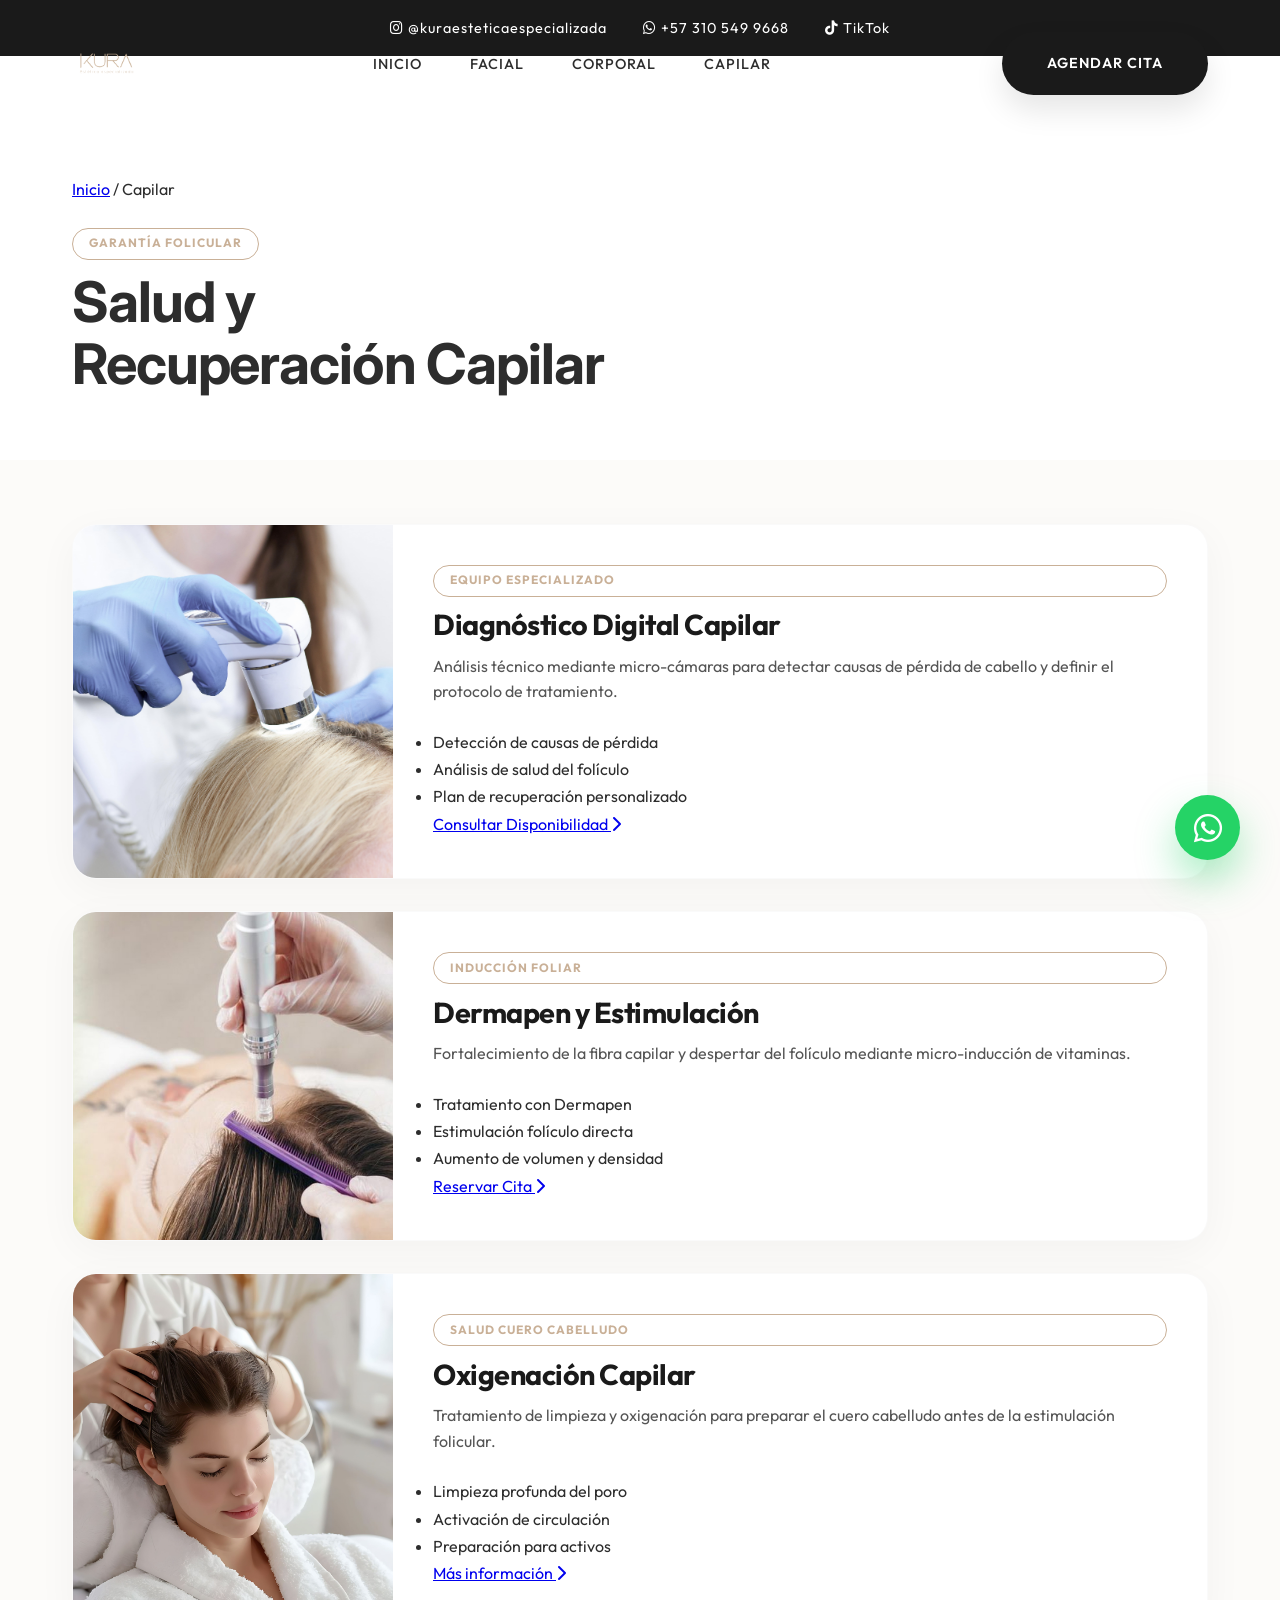
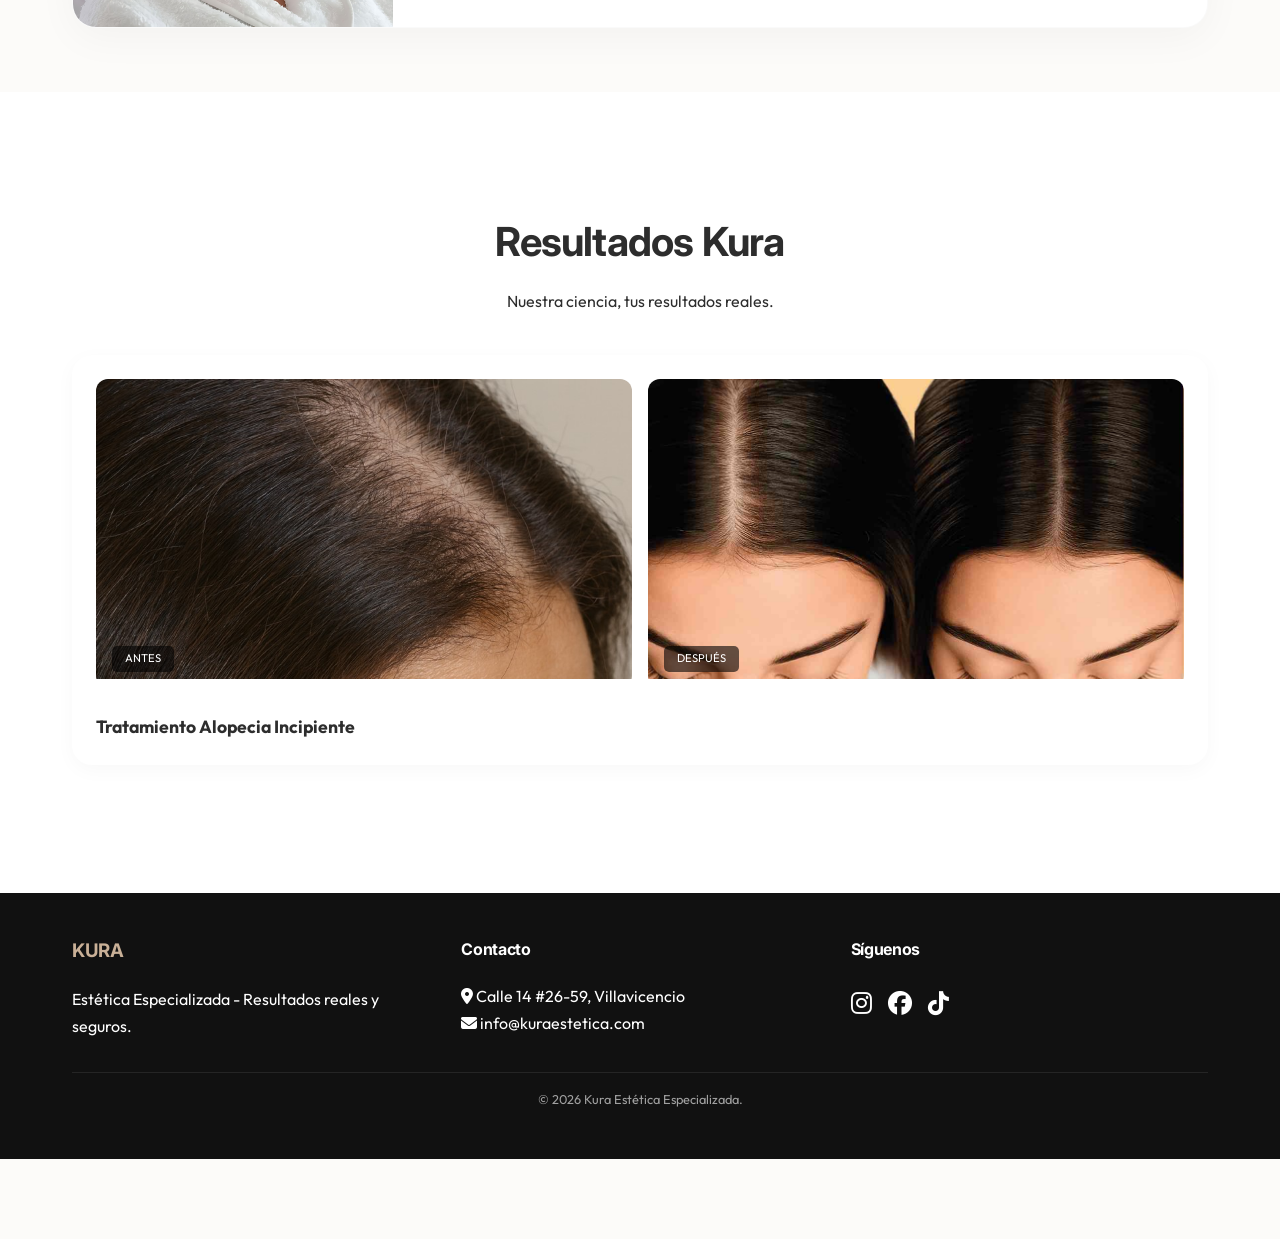
<file: capilar.html>
<!DOCTYPE html>
<html lang="es">
<head>
    <meta charset="UTF-8">
    <meta name="viewport" content="width=device-width, initial-scale=1.0">
    <title>Salud Capilar | Kura Estética Especializada</title>
    <link rel="stylesheet" href="style.css">
    <link rel="stylesheet" href="https://cdnjs.cloudflare.com/ajax/libs/font-awesome/6.4.0/css/all.min.css">
    <link href="https://fonts.googleapis.com/css2?family=Inter:wght@300;400;600;700&amp;family=Outfit:wght@300;400;600;700&amp;display=swap" rel="stylesheet">
</head>
<body style="background-color: #fcfbf9; padding-bottom: 80px;">

    <!-- Canales Digitales Social Bar -->
    <div class="social-bar">
        <div class="container">
            <a href="https://www.instagram.com/kuraesteticaespecializada/" target="_blank"><i class="fab fa-instagram"></i> @kuraesteticaespecializada</a>
            <a href="https://wa.me/573105499668"><i class="fab fa-whatsapp"></i> +57 310 549 9668</a>
            <a href="https://www.tiktok.com/@kuraesteticaespecializada" target="_blank"><i class="fab fa-tiktok"></i> TikTok</a>
        </div>
    </div>

    <!-- Header -->
    <header id="header" class="header-light">
        <div class="container">
            <nav>
                <a href="index.html" class="logo">
                    <img src="logo en blanco.png" alt="Kura Estética" class="logo-img logo-blanco">
                    <img src="logo en cafe.png" alt="Kura Estética" class="logo-img logo-cafe">
                </a>
                <ul class="nav-links">
                    <li><a href="index.html">Inicio</a></li>
                    <li><a href="facial.html">Facial</a></li>
                    <li><a href="corporal.html">Corporal</a></li>
                    <li><a href="capilar.html" class="active">Capilar</a></li>
                </ul>
                <div class="header-cta">
                    <a href="https://wa.me/573105499668" class="btn btn-primary">Agendar Cita</a>
                </div>
            </nav>
        </div>
    </header>

    <!-- Hero Compact -->
    <section class="hero-service" style="padding: 120px 0 40px; background: white;">
        <div class="container">
            <div class="breadcrumbs">
                <a href="index.html">Inicio</a> <span>/</span> Capilar
            </div>
            <div class="reveal" style="margin-top: 1.5rem;">
                <span class="expert-tag">Garantía Folicular</span>
                <h1>Salud y <br><span>Recuperación Capilar</span></h1>
            </div>
        </div>
    </section>

    <!-- Modern Card Grid v4 -->
    <section style="padding-top: 2rem;">
        <div class="container">
            <div class="treatment-grid">
                              <!-- Treatment 1: Diagnóstico -->
                <div class="treatment-card-v4 reveal">
                    <div class="card-img-side">
                        <img src="Diagnóstico Digital Capilar kura.jpg.jpeg" alt="Diagnóstico Digital">
                    </div>
                    <div class="card-info-side">
                        <span class="expert-tag">Equipo Especializado</span>
                        <h4>Diagnóstico Digital Capilar</h4>
                        <p>Análisis técnico mediante micro-cámaras para detectar causas de pérdida de cabello y definir el protocolo de tratamiento.</p>
                        <ul class="treatment-features">
                            <li>Detección de causas de pérdida</li>
                            <li>Análisis de salud del folículo</li>
                            <li>Plan de recuperación personalizado</li>
                        </ul>
                        <div class="card-footer-v2">
                            <a href="https://wa.me/573105499668?text=Quiero%20info%20de%20Diagnóstico%20Capilar" class="btn-card-action">Consultar Disponibilidad <i class="fas fa-chevron-right"></i></a>
                        </div>
                    </div>
                </div>

                <!-- Treatment 2: Dermapen y Bioestimulación -->
                <div class="treatment-card-v4 reveal">
                    <div class="card-img-side">
                        <img src="Dermapen-capilar_kura.jpg.jpeg" alt="Dermapen Capilar">
                    </div>
                    <div class="card-info-side">
                        <span class="expert-tag">Inducción Foliar</span>
                        <h4>Dermapen y Estimulación</h4>
                        <p>Fortalecimiento de la fibra capilar y despertar del folículo mediante micro-inducción de vitaminas.</p>
                        <ul class="treatment-features">
                            <li>Tratamiento con Dermapen</li>
                            <li>Estimulación folículo directa</li>
                            <li>Aumento de volumen y densidad</li>
                        </ul>
                        <div class="card-footer-v2">
                            <a href="https://wa.me/573105499668?text=Quiero%20info%20de%20Estimulacion%20Capilar" class="btn-card-action">Reservar Cita <i class="fas fa-chevron-right"></i></a>
                        </div>
                    </div>
                </div>

                <!-- Treatment 3: Oxigenación -->
                <div class="treatment-card-v4 reveal">
                    <div class="card-img-side">
                        <img src="Oxigenación Capilar.png" alt="Oxigenación Capilar">
                    </div>
                    <div class="card-info-side">
                        <span class="expert-tag">Salud Cuero Cabelludo</span>
                        <h4>Oxigenación Capilar</h4>
                        <p>Tratamiento de limpieza y oxigenación para preparar el cuero cabelludo antes de la estimulación folicular.</p>
                        <ul class="treatment-features">
                            <li>Limpieza profunda del poro</li>
                            <li>Activación de circulación</li>
                            <li>Preparación para activos</li>
                        </ul>
                        <div class="card-footer-v2">
                            <a href="https://wa.me/573105499668?text=Quiero%20info%20de%20Oxigenacion%20Capilar" class="btn-card-action">Más información <i class="fas fa-chevron-right"></i></a>
                        </div>
                    </div>
                </div>                </div>

            </div>
        </div>
    </section>

    <!-- Before & After Gallery -->
    <section class="ba-section">
        <div class="container">
            <div class="section-header reveal">
                <h2 class="section-title">Resultados <span>Kura</span></h2>
                <p>Nuestra ciencia, tus resultados reales.</p>
            </div>
            <div class="ba-grid">
                <div class="ba-card reveal">
                    <div class="ba-images">
                        <div class="ba-img">
                            <img src="alopecia parcial incipiente kura antes.jpg.jpeg" alt="Antes">
                            <span class="ba-label">Antes</span>
                        </div>
                        <div class="ba-img">
                            <img src="alopecia parcial incipiente kura despues.jpg.jpeg" alt="Después">
                            <span class="ba-label">Después</span>
                        </div>
                    </div>
                    <h5 style="margin-top: 1.5rem; font-size: 1.1rem;">Tratamiento Alopecia Incipiente</h5>
                </div>
            </div>
        </div>
    </section>

    <footer style="background: #111; color: white; padding: 3rem 0;">
        <div class="container">
            <div style="display: flex; justify-content: space-between; flex-wrap: wrap; gap: 2rem;">
                <div style="flex: 1; min-width: 200px;">
                    <h3 style="color: var(--secondary-color);">KURA</h3>
                    <p>Estética Especializada - Resultados reales y seguros.</p>
                </div>
                <div style="flex: 1; min-width: 200px;">
                    <h4>Contacto</h4>
                    <p><i class="fas fa-location-dot"></i> Calle 14 #26-59, Villavicencio</p>
                    <p><i class="fas fa-envelope"></i> info@kuraestetica.com</p>
                </div>
                <div style="flex: 1; min-width: 200px;">
                    <h4>Síguenos</h4>
                    <div style="display: flex; gap: 1rem; font-size: 1.5rem;">
                        <a href="https://www.instagram.com/kuraesteticaespecializada/" style="color: white;" target="_blank"><i class="fab fa-instagram"></i></a>
                        <a href="https://www.facebook.com/kuraesteticaespecializada/" style="color: white;" target="_blank"><i class="fab fa-facebook"></i></a>
                        <a href="https://www.tiktok.com/@kuraesteticaespecializada" style="color: white;" target="_blank"><i class="fab fa-tiktok"></i></a>
                    </div>
                </div>
            </div>
            <div style="border-top: 1px solid #333; margin-top: 2rem; padding-top: 1rem; text-align: center; font-size: 0.8rem; opacity: 0.6;">
                &copy; 2026 Kura Estética Especializada.
            </div>
        </div>
    </footer>

    <!-- WhatsApp Floating Widget -->
    <div id="whatsapp-widget" class="whatsapp-float">
        <i class="fab fa-whatsapp"></i>
        <div id="whatsapp-popup" style="display: none; position: absolute; bottom: 80px; right: 0; width: 300px; max-width: 90vw; background: white; color: black; border-radius: 12px; box-shadow: 0 10px 30px rgba(0,0,0,0.2); overflow: hidden; font-size: 0.9rem;">
            <div style="background: #25d366; padding: 1.5rem; color: white;">
                <h4 style="margin:0;">Hola, ¡bienvenido a KURA!</h4>
                <p style="margin: 5px 0 0; font-size: 0.8rem;">¿En qué podemos ayudarte hoy?</p>
            </div>
            <div style="padding: 1.5rem;">
                <p style="margin-bottom: 1.5rem;">Escríbenos y un especialista te atenderá de inmediato.</p>
                <a href="https://wa.me/573105499668?text=Hola,%20quisiera%20más%20información%20sobre%20sus%20servicios." target="_blank" class="btn btn-primary" style="width: 100%; border-radius: 8px; font-size: 0.9rem; background: #25d366; border: none;">Chatear ahora</a>
            </div>
        </div>
    </div>

    <!-- Sticky Mobile Bar -->
    <div class="sticky-contact-bar">
            <a href="https://wa.me/573105499668" class="sticky-btn wa">
                <i class="fab fa-whatsapp"></i> WhatsApp
            </a>
            <a href="tel:+573105499668" class="sticky-btn call">
                <i class="fas fa-phone"></i> Llamar
            </a>
    </div>

    <script src="main.js"></script>
</body>
</html>
</file>
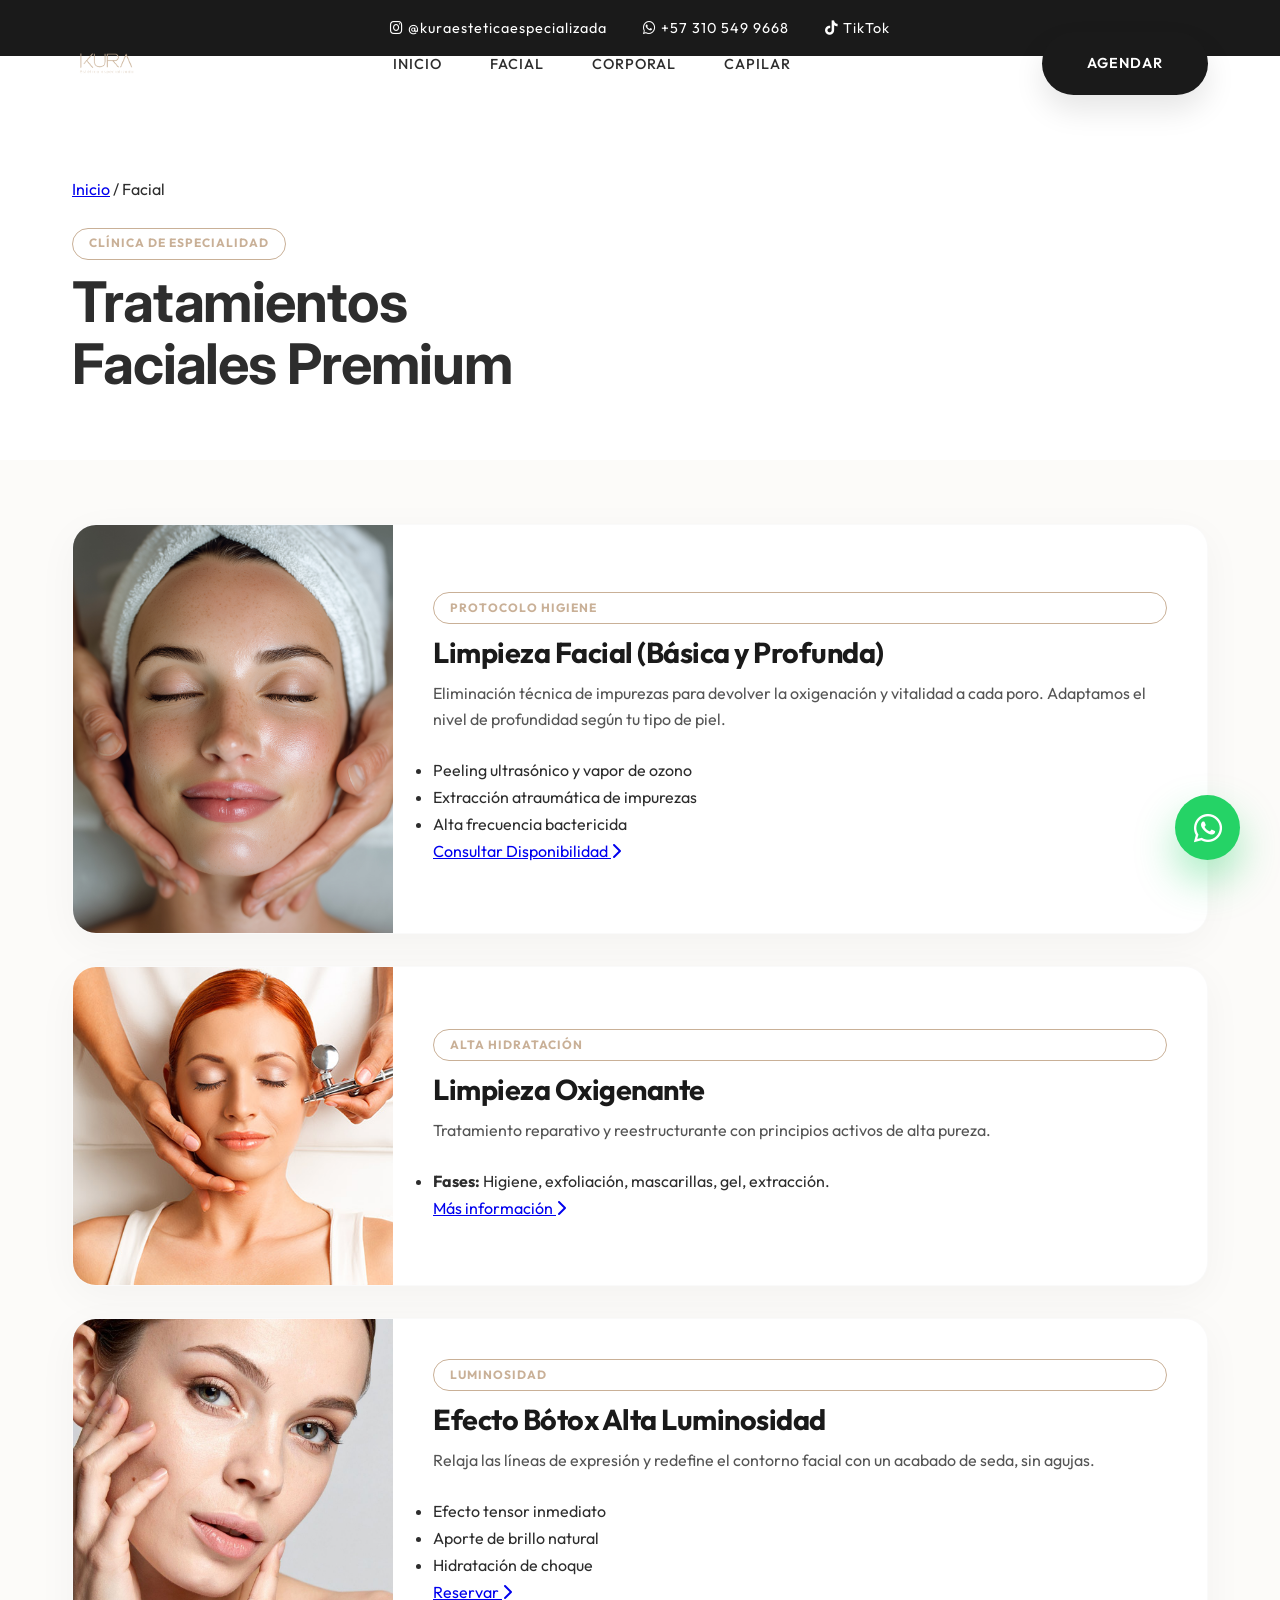
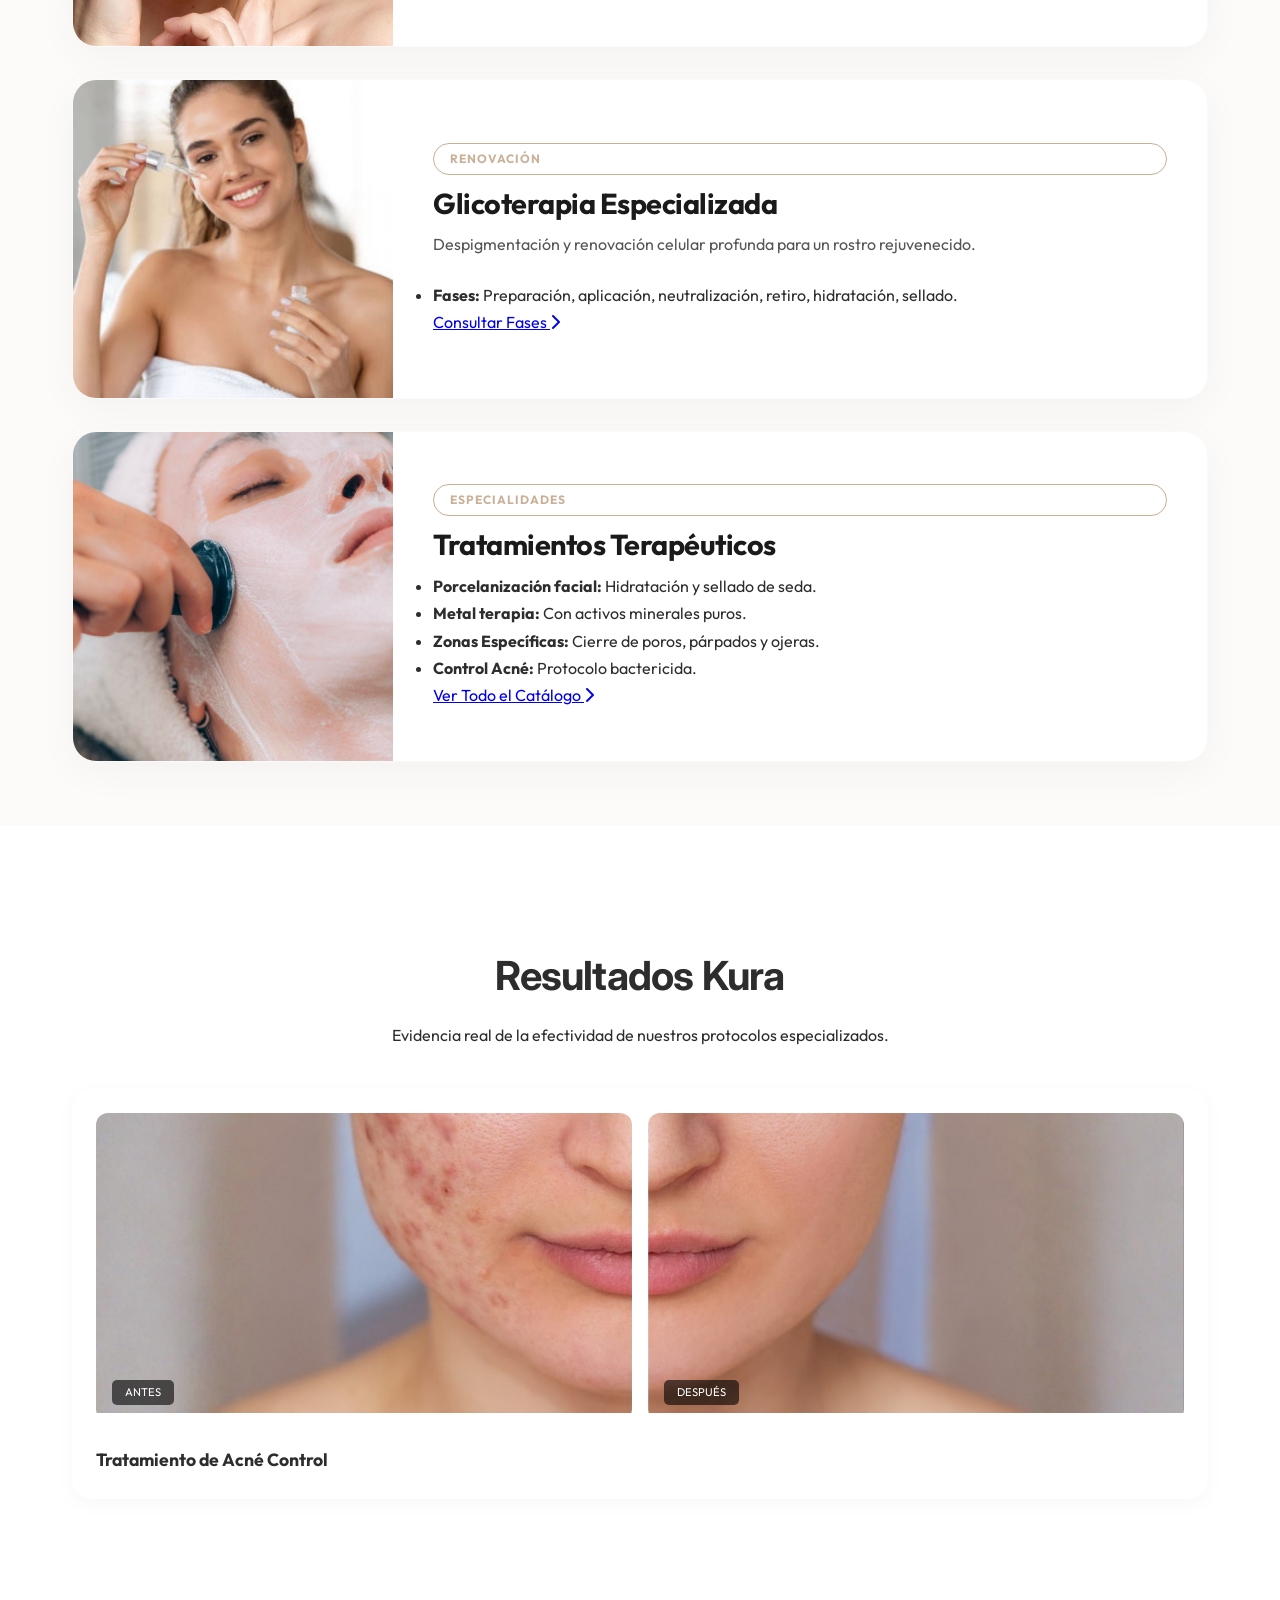
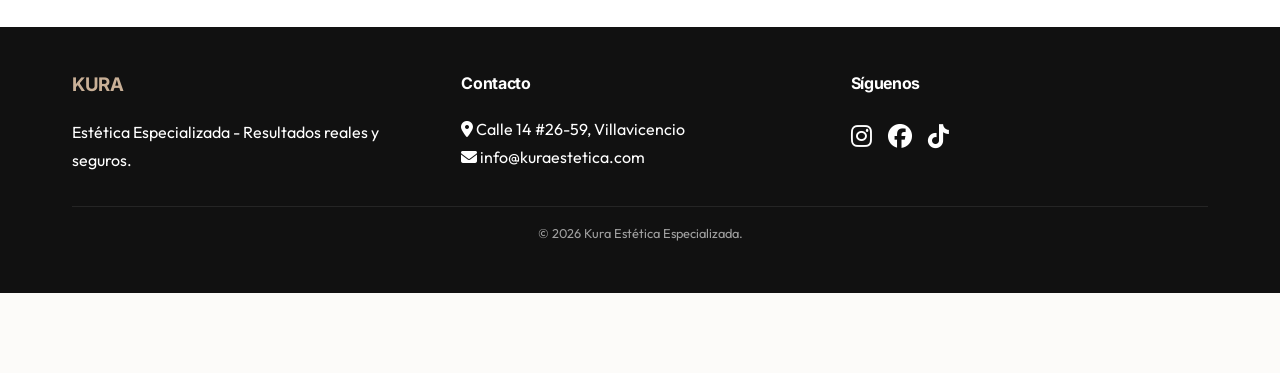
<file: facial.html>
<!DOCTYPE html>
<html lang="es">

<head>
    <meta charset="UTF-8">
    <meta name="viewport" content="width=device-width, initial-scale=1.0">
    <title>Tratamientos Faciales | Kura Estética Especializada</title>
    <meta name="description"
        content="Especialistas en limpieza facial profunda y rejuvenecimiento. Tecnología avanzada y cuidado humanizado.">
    <link rel="stylesheet" href="style.css">
    <link rel="stylesheet" href="https://cdnjs.cloudflare.com/ajax/libs/font-awesome/6.4.0/css/all.min.css">
    <link
        href="https://fonts.googleapis.com/css2?family=Inter:wght@300;400;600;700&amp;family=Outfit:wght@300;400;600;700&amp;display=swap"
        rel="stylesheet">
</head>

<body style="background-color: #fcfbf9; padding-bottom: 80px;">

    <!-- Canales Digitales Social Bar -->
    <div class="social-bar">
        <div class="container">
            <a href="https://www.instagram.com/kuraesteticaespecializada/" target="_blank"><i class="fab fa-instagram"></i> @kuraesteticaespecializada</a>
            <a href="https://wa.me/573105499668"><i class="fab fa-whatsapp"></i> +57 310 549 9668</a>
            <a href="https://www.tiktok.com/@kuraesteticaespecializada" target="_blank"><i class="fab fa-tiktok"></i> TikTok</a>
        </div>
    </div>

    <!-- Header -->
    <header id="header" class="header-light">
        <div class="container">
            <nav>
                <a href="index.html" class="logo">
                    <img src="logo en blanco.png" alt="Kura Estética" class="logo-img logo-blanco">
                    <img src="logo en cafe.png" alt="Kura Estética" class="logo-img logo-cafe">
                </a>
                <ul class="nav-links">
                    <li><a href="index.html">Inicio</a></li>
                    <li><a href="facial.html" class="active">Facial</a></li>
                    <li><a href="corporal.html">Corporal</a></li>
                    <li><a href="capilar.html">Capilar</a></li>
                </ul>
                <div class="header-cta">
                    <a href="https://wa.me/573105499668" class="btn btn-primary">Agendar</a>
                </div>
            </nav>
        </div>
    </header>

    <!-- Hero Compact -->
    <section class="hero-service" style="padding: 120px 0 40px; background: white;">
        <div class="container">
            <div class="breadcrumbs">
                <a href="index.html">Inicio</a> <span>/</span> Facial
            </div>
            <div class="reveal" style="margin-top: 1.5rem;">
                <span class="expert-tag">Clínica de Especialidad</span>
                <h1>Tratamientos <br><span>Faciales Premium</span></h1>
            </div>
        </div>
    </section>

    <!-- Modern Card Grid v4 -->
    <section style="padding-top: 2rem;">
        <div class="container">
            <div class="treatment-grid">

                <!-- Treatment 1: Limpieza Facial -->
                <div class="treatment-card-v4 reveal">
                    <div class="card-img-side">
                        <img src="Limpieza facial portada servicio.png" alt="Limpieza Facial">
                    </div>
                    <div class="card-info-side">
                        <span class="expert-tag">Protocolo Higiene</span>
                        <h4>Limpieza Facial (Básica y Profunda)</h4>
                        <p>Eliminación técnica de impurezas para devolver la oxigenación y vitalidad a cada poro. Adaptamos el nivel de profundidad según tu tipo de piel.</p>
                        <ul class="treatment-features">
                            <li>Peeling ultrasónico y vapor de ozono</li>
                            <li>Extracción atraumática de impurezas</li>
                            <li>Alta frecuencia bactericida</li>
                        </ul>
                        <div class="card-footer-v2">
                            <a href="https://wa.me/573105499668?text=Quiero%20info%20de%20Limpieza%20Facial"
                                class="btn-card-action">Consultar Disponibilidad <i
                                    class="fas fa-chevron-right"></i></a>
                        </div>
                    </div>
                </div>

                <!-- Treatment 2: Limpieza Oxigenante -->
                <div class="treatment-card-v4 reveal">
                    <div class="card-img-side">
                        <img src="oxygen-facial kura.jpg.jpeg" alt="Limpieza Oxigenante">
                    </div>
                    <div class="card-info-side">
                        <span class="expert-tag">Alta Hidratación</span>
                        <h4>Limpieza Oxigenante</h4>
                        <p>Tratamiento reparativo y reestructurante con principios activos de alta pureza.</p>
                        <ul class="treatment-features" style="column-count: 1;">
                            <li><strong>Fases:</strong> Higiene, exfoliación, mascarillas, gel, extracción.</li>
                        </ul>
                        <div class="card-footer-v2">
                            <a href="https://wa.me/573105499668?text=Quiero%20info%20de%20Limpieza%20Oxigenante"
                                class="btn-card-action">Más información <i
                                    class="fas fa-chevron-right"></i></a>
                        </div>
                    </div>
                </div>

                <!-- Treatment 3: Efecto Botox -->
                <div class="treatment-card-v4 reveal">
                    <div class="card-img-side">
                        <img src="efecto_botox alta luminosidad kura.jpg.jpeg" alt="Efecto Botox">
                    </div>
                    <div class="card-info-side">
                        <span class="expert-tag">Luminosidad</span>
                        <h4>Efecto Bótox Alta Luminosidad</h4>
                        <p>Relaja las líneas de expresión y redefine el contorno facial con un acabado de seda, sin agujas.</p>
                        <ul class="treatment-features">
                            <li>Efecto tensor inmediato</li>
                            <li>Aporte de brillo natural</li>
                            <li>Hidratación de choque</li>
                        </ul>
                        <div class="card-footer-v2">
                            <a href="https://wa.me/573105499668?text=Quiero%20info%20de%20Efecto%20Botox"
                                class="btn-card-action">Reservar <i
                                    class="fas fa-chevron-right"></i></a>
                        </div>
                    </div>
                </div>

                <!-- Treatment 4: Glicoterapia -->
                <div class="treatment-card-v4 reveal">
                    <div class="card-img-side">
                        <img src="glicoterapia facial.jpg.jpeg" alt="Glicoterapia">
                    </div>
                    <div class="card-info-side">
                        <span class="expert-tag">Renovación</span>
                        <h4>Glicoterapia Especializada</h4>
                        <p>Despigmentación y renovación celular profunda para un rostro rejuvenecido.</p>
                        <ul class="treatment-features" style="column-count: 1;">
                            <li><strong>Fases:</strong> Preparación, aplicación, neutralización, retiro, hidratación, sellado.</li>
                        </ul>
                        <div class="card-footer-v2">
                            <a href="https://wa.me/573105499668?text=Quiero%20info%20de%20Glicoterapia"
                                class="btn-card-action">Consultar Fases <i
                                    class="fas fa-chevron-right"></i></a>
                        </div>
                    </div>
                </div>

                <!-- Treatment 5: Otros Especializados -->
                <div class="treatment-card-v4 reveal">
                    <div class="card-img-side">
                        <img src="porcelanizacion facial kura.jpg.jpeg" alt="Porcelanización">
                    </div>
                    <div class="card-info-side">
                        <span class="expert-tag">Especialidades</span>
                        <h4>Tratamientos Terapéuticos</h4>
                        <ul class="treatment-features">
                            <li><strong>Porcelanización facial:</strong> Hidratación y sellado de seda.</li>
                            <li><strong>Metal terapia:</strong> Con activos minerales puros.</li>
                            <li><strong>Zonas Específicas:</strong> Cierre de poros, párpados y ojeras.</li>
                            <li><strong>Control Acné:</strong> Protocolo bactericida.</li>
                        </ul>
                        <div class="card-footer-v2">
                            <a href="https://wa.me/573105499668?text=Quiero%20info%20de%20otros%20tratamientos%20faciales"
                                class="btn-card-action">Ver Todo el Catálogo <i
                                    class="fas fa-chevron-right"></i></a>
                        </div>
                    </div>
                </div>

            </div>
        </div>
    </section>

    <!-- Before & After Gallery -->
    <section class="ba-section">
        <div class="container">
            <div class="section-header reveal">
                <h2 class="section-title">Resultados <span>Kura</span></h2>
                <p>Evidencia real de la efectividad de nuestros protocolos especializados.</p>
            </div>
            <div class="ba-grid">
                <div class="ba-card reveal">
                    <div class="ba-images">
                        <div class="ba-img">
                            <img src="Acne antes.png" alt="Antes">
                            <span class="ba-label">Antes</span>
                        </div>
                        <div class="ba-img">
                            <img src="Acne Despues.png" alt="Después">
                            <span class="ba-label">Después</span>
                        </div>
                    </div>
                    <h5 style="margin-top: 1.5rem; font-size: 1.1rem;">Tratamiento de Acné Control</h5>
                </div>
            </div>
        </div>
    </section>

    <footer style="background: #111; color: white; padding: 3rem 0;">
        <div class="container">
            <div style="display: flex; justify-content: space-between; flex-wrap: wrap; gap: 2rem;">
                <div style="flex: 1; min-width: 200px;">
                    <h3 style="color: var(--secondary-color);">KURA</h3>
                    <p>Estética Especializada - Resultados reales y seguros.</p>
                </div>
                <div style="flex: 1; min-width: 200px;">
                    <h4>Contacto</h4>
                    <p><i class="fas fa-location-dot"></i> Calle 14 #26-59, Villavicencio</p>
                    <p><i class="fas fa-envelope"></i> info@kuraestetica.com</p>
                </div>
                <div style="flex: 1; min-width: 200px;">
                    <h4>Síguenos</h4>
                    <div style="display: flex; gap: 1rem; font-size: 1.5rem;">
                        <a href="https://www.instagram.com/kuraesteticaespecializada/" style="color: white;" target="_blank"><i class="fab fa-instagram"></i></a>
                        <a href="https://www.facebook.com/kuraesteticaespecializada/" style="color: white;" target="_blank"><i class="fab fa-facebook"></i></a>
                        <a href="https://www.tiktok.com/@kuraesteticaespecializada" style="color: white;" target="_blank"><i class="fab fa-tiktok"></i></a>
                    </div>
                </div>
            </div>
            <div style="border-top: 1px solid #333; margin-top: 2rem; padding-top: 1rem; text-align: center; font-size: 0.8rem; opacity: 0.6;">
                &copy; 2026 Kura Estética Especializada.
            </div>
        </div>
    </footer>

    <!-- WhatsApp Floating Widget -->
    <div id="whatsapp-widget" class="whatsapp-float">
        <i class="fab fa-whatsapp"></i>
        <div id="whatsapp-popup"
            style="display: none; position: absolute; bottom: 80px; right: 0; width: 300px; max-width: 90vw; background: white; color: black; border-radius: 12px; box-shadow: 0 10px 30px rgba(0,0,0,0.2); overflow: hidden; font-size: 0.9rem;">
            <div style="background: #25d366; padding: 1.5rem; color: white;">
                <h4 style="margin:0;">Hola, ¡bienvenido a KURA!</h4>
                <p style="margin: 5px 0 0; font-size: 0.8rem;">¿En qué podemos ayudarte hoy?</p>
            </div>
            <div style="padding: 1.5rem;">
                <p style="margin-bottom: 1.5rem;">Escríbenos y un especialista te atenderá de inmediato.</p>
                <a href="https://wa.me/573105499668?text=Hola,%20quisiera%20más%20información%20sobre%20sus%20servicios."
                    target="_blank" class="btn btn-primary"
                    style="width: 100%; border-radius: 8px; font-size: 0.9rem; background: #25d366; border: none;">Chatear
                    ahora</a>
            </div>
        </div>
    </div>

    <!-- Sticky Mobile Bar -->
    <div class="sticky-contact-bar">
        <a href="https://wa.me/573105499668" class="sticky-btn wa">
            <i class="fab fa-whatsapp"></i> WhatsApp
        </a>
        <a href="tel:+573105499668" class="sticky-btn call">
            <i class="fas fa-phone"></i> Llamar
        </a>
    </div>

    <script src="main.js"></script>
</body>

</html>
</file>
<file: style.css>
/* Premium Typography & Colors */
:root {
    --primary-color: #1a1a1a;
    --secondary-color: #C9B097; /* Elegant Nude */
    --secondary-light: #E5D1B8;
    --accent-color: #fcf9f6;
    --text-color: #2D2D2D;
    --text-light: #7A7A7A;
    --bg-color: #ffffff;
    --section-bg: #FAF7F2;
    --gradient: linear-gradient(135deg, #C9B097 0%, #A68B6F 100%);
    --transition: all 0.4s cubic-bezier(0.165, 0.84, 0.44, 1);
    --border-radius: 20px;
    --container-width: 1200px;
}

* {
    margin: 0;
    padding: 0;
    box-sizing: border-box;
}

html {
    scroll-behavior: smooth;
    overflow-x: hidden;
    max-width: 100%;
}

body {
    font-family: 'Outfit', sans-serif;
    color: var(--text-color);
    line-height: 1.7;
    background-color: var(--bg-color);
    overflow-x: hidden;
    width: 100%;
    position: relative;
    -webkit-font-smoothing: antialiased;
}

/* Typography */
h1, h2, h3, h4 {
    font-family: 'Inter', sans-serif;
    font-weight: 700;
    line-height: 1.1;
    margin-bottom: 1.5rem;
    letter-spacing: -0.02em;
}

.container {
    max-width: var(--container-width);
    margin: 0 auto;
    padding: 0 2rem;
}

/* Header Glassmorphism */
header {
    position: fixed;
    top: 0;
    left: 0;
    width: 100%;
    z-index: 1000;
    background: transparent;
    transition: var(--transition);
    padding: 2rem 0;
}

header.scrolled {
    background: rgba(255, 255, 255, 0.8);
    backdrop-filter: blur(15px);
    padding: 1rem 0;
    box-shadow: 0 10px 30px rgba(0, 0, 0, 0.03);
}

nav {
    display: flex;
    justify-content: space-between;
    align-items: center;
}

.logo {
    font-size: 1.8rem;
    font-weight: 700;
    text-decoration: none;
    color: var(--primary-color);
    letter-spacing: 4px;
    text-transform: uppercase;
    display: flex;
    align-items: center;
}

.logo-img {
    height: 45px;
    width: auto;
}

.logo-blanco {
    display: block;
}

.logo-cafe {
    display: none;
}

header.scrolled .logo-blanco,
header.header-light .logo-blanco {
    display: none;
}

header.scrolled .logo-cafe,
header.header-light .logo-cafe {
    display: block;
}

.nav-links {
    display: flex;
    gap: 3rem;
    list-style: none;
}

.nav-links a {
    text-decoration: none;
    color: var(--text-color);
    font-weight: 500;
    font-size: 0.9rem;
    text-transform: uppercase;
    letter-spacing: 1px;
    transition: var(--transition);
}

.nav-links a:hover {
    color: var(--secondary-color);
}

/* Premium Buttons */
.btn {
    display: inline-block;
    padding: 1.2rem 2.8rem;
    border-radius: 50px;
    text-decoration: none;
    font-weight: 600;
    transition: var(--transition);
    cursor: pointer;
    border: none;
    font-size: 0.9rem;
    text-transform: uppercase;
    letter-spacing: 1px;
}

.btn-primary {
    background: var(--primary-color);
    color: white;
    box-shadow: 0 15px 30px rgba(0,0,0,0.1);
}

.btn-primary:hover {
    transform: translateY(-5px);
    box-shadow: 0 20px 40px rgba(0,0,0,0.15);
    background: #000;
}

.btn-outline {
    background-color: transparent;
    color: white;
    border: 1px solid rgba(255,255,255,0.4);
    backdrop-filter: blur(5px);
}

.btn-outline:hover {
    background-color: white;
    color: var(--primary-color);
    transform: translateY(-5px);
}

/* Hero Section */
.hero {
    height: 100vh;
    display: flex;
    align-items: center;
    position: relative;
    background: linear-gradient(rgba(0,0,0,0.5), rgba(0,0,0,0.3)), url('hero.png');
    background-size: cover;
    background-position: center;
    color: white;
    text-align: center;
}

.hero-content {
    max-width: 1000px;
    margin: 0 auto;
}

.hero h1 {
    font-size: 5rem;
    margin-bottom: 1.5rem;
}

.hero-logo {
    height: 100px;
    width: auto;
    max-width: 90%;
    margin-bottom: 2rem;
    object-fit: contain;
}

@media (max-width: 768px) {
    .hero {
        padding-top: 100px; /* Push content down so header doesn't overlap logo */
    }
    .hero-logo {
        height: 110px;
        margin-bottom: 1.5rem;
    }
    .hero h1 {
        font-size: 2.8rem;
        line-height: 1.2;
    }
    .hero p {
        font-size: 1.1rem;
        padding: 0 1rem;
    }
}

.hero h1 span {
    color: var(--secondary-color);
    font-style: italic;
    font-weight: 300;
}

.hero p {
    font-size: 1.4rem;
    margin-bottom: 3rem;
    font-weight: 300;
    max-width: 700px;
    margin-left: auto;
    margin-right: auto;
}

.hero-btns {
    display: flex;
    gap: 1.5rem;
    justify-content: center;
}

/* Sections */
section {
    padding: 80px 0;
}

.section-header {
    text-align: center;
    max-width: 700px;
    margin: 0 auto 3rem;
}

.subtitle {
    color: var(--secondary-color);
    text-transform: uppercase;
    letter-spacing: 4px;
    font-weight: 700;
    font-size: 0.8rem;
    display: block;
    margin-bottom: 1rem;
}

.section-title {
    font-size: 3rem;
    margin-bottom: 1.5rem;
}

/* Services Grid Premium */
.services-grid {
    display: grid;
    grid-template-columns: repeat(auto-fit, minmax(280px, 1fr));
    gap: 3rem;
}

.service-card {
    background: white;
    padding: 4rem 3rem;
    border-radius: var(--border-radius);
    transition: var(--transition);
    border: 1px solid rgba(0,0,0,0.03);
    text-align: center;
    position: relative;
    overflow: hidden;
}

.service-card::before {
    content: '';
    position: absolute;
    top: 0; left: 0; width: 100%; height: 4px;
    background: var(--gradient);
    opacity: 0;
    transition: var(--transition);
}

.service-card:hover {
    transform: translateY(-15px);
    box-shadow: 0 40px 80px rgba(0, 0, 0, 0.06);
}

.service-card:hover::before {
    opacity: 1;
}

.service-card i {
    font-size: 3rem;
    background: var(--gradient);
    -webkit-background-clip: text;
    background-clip: text;
    -webkit-text-fill-color: transparent;
    margin-bottom: 2rem;
    display: inline-block;
}

/* WhatsApp Float Premium */
.whatsapp-float {
    position: fixed;
    bottom: 40px;
    right: 40px;
    background: #25d366;
    color: white;
    width: 65px;
    height: 65px;
    border-radius: 50%;
    display: flex;
    justify-content: center;
    align-items: center;
    font-size: 32px;
    box-shadow: 0 20px 40px rgba(37, 211, 102, 0.4);
    z-index: 1000;
    transition: var(--transition);
    cursor: pointer;
}

.whatsapp-float:hover {
    transform: scale(1.1) rotate(10deg);
}

#whatsapp-popup {
    border: none !important;
    box-shadow: 0 30px 60px rgba(0,0,0,0.15) !important;
    animation: fadeIn 0.3s ease-out;
}

@keyframes fadeIn {
    from { opacity: 0; transform: translateY(20px); }
    to { opacity: 1; transform: translateY(0); }
}

/* Responsive */
/* Carousel Section */
.carousel-container {
    padding: 80px 0;
    overflow: hidden;
}

.carousel-track {
    display: flex;
    transition: transform 0.5s ease-in-out;
    gap: 20px;
}

.carousel-slide {
    min-width: calc(50% - 10px);
    height: 400px;
}

.carousel-slide img {
    width: 100%;
    height: 100%;
    object-fit: cover;
    border-radius: var(--border-radius);
    box-shadow: 0 10px 30px rgba(0,0,0,0.1);
}

.carousel-controls {
    display: flex;
    justify-content: center;
    gap: 1rem;
    margin-top: 2rem;
}

.carousel-btn {
    background: var(--primary-color);
    color: white;
    width: 50px;
    height: 50px;
    border-radius: 50%;
    display: flex;
    justify-content: center;
    align-items: center;
    cursor: pointer;
    transition: var(--transition);
}

.carousel-btn:hover {
    background: var(--secondary-color);
    transform: scale(1.1);
}

/* Detailed Services Expansion */
.detailed-services-list {
    margin-top: 4rem;
}

.service-detail-block {
    margin-bottom: 6rem;
}

.service-detail-header {
    display: flex;
    align-items: center;
    gap: 1.5rem;
    margin-bottom: 2rem;
}

.service-detail-header h3 {
    font-size: 2rem;
    margin-bottom: 0;
}

.service-info-grid {
    display: grid;
    grid-template-columns: repeat(auto-fit, minmax(280px, 1fr));
    gap: 2rem;
}

.info-item {
    background: white;
    padding: 2.5rem;
    border-radius: var(--border-radius);
    border: 1px solid rgba(0,0,0,0.05);
}

.info-item h4 {
    color: var(--secondary-color);
    margin-bottom: 1rem;
}

.info-item ul {
    list-style: none;
    font-size: 0.95rem;
}

.info-item ul li {
    margin-bottom: 0.8rem;
    padding-left: 1.5rem;
    position: relative;
}

.info-item ul li::before {
    content: '•';
    color: var(--secondary-color);
    position: absolute;
    left: 0;
    font-weight: bold;
}

/* Location Section */
.location-wrapper {
    display: flex;
    gap: 4rem;
    align-items: center;
    flex-wrap: wrap;
}

.map-container {
    flex: 1.5;
    min-width: 100%;
    height: 450px;
    border-radius: var(--border-radius);
    overflow: hidden;
    box-shadow: 0 20px 40px rgba(0,0,0,0.05);
}

.location-info {
    flex: 1;
    min-width: 300px;
}

.location-item {
    margin-bottom: 2.5rem;
}

.location-item i {
    font-size: 1.5rem;
    color: var(--secondary-color);
    margin-bottom: 1rem;
}

/* Premium Conversion Cards */
.services-grid {
    display: grid;
    grid-template-columns: repeat(auto-fit, minmax(300px, 1fr));
    gap: 2rem;
    margin-top: 3rem;
}

.service-card-premium {
    position: relative;
    height: 450px;
    border-radius: var(--border-radius);
    overflow: hidden;
    background-size: cover;
    background-position: center;
    display: flex;
    flex-direction: column;
    justify-content: flex-end;
    padding: 2.5rem;
    text-decoration: none;
    color: white;
    transition: var(--transition);
    box-shadow: 0 10px 30px rgba(0,0,0,0.1);
}

.service-card-premium:hover {
    transform: translateY(-10px);
    box-shadow: 0 20px 40px rgba(0,0,0,0.2);
}

.service-card-premium::before {
    content: '';
    position: absolute;
    top: 0;
    left: 0;
    width: 100%;
    height: 100%;
    background: linear-gradient(to bottom, transparent 0%, rgba(0,0,0,0.8) 100%);
    z-index: 1;
    transition: var(--transition);
}

.service-card-premium:hover::before {
    background: linear-gradient(to bottom, rgba(0,0,0,0.2) 0%, rgba(0,0,0,0.9) 100%);
}


.card-content-premium {
    position: relative;
    z-index: 2;
    transition: var(--transition);
}

.card-content-premium i {
    font-size: 2.5rem;
    margin-bottom: 1.5rem;
    color: var(--secondary-color);
    display: block;
}

.card-content-premium h3 {
    font-size: 1.8rem;
    margin-bottom: 0.8rem;
    font-family: 'Outfit', sans-serif;
}

.card-content-premium p {
    font-size: 1rem;
    opacity: 0.9;
    margin-bottom: 2rem;
    line-height: 1.4;
}

.btn-card {
    display: inline-flex;
    align-items: center;
    gap: 0.5rem;
    font-weight: 600;
    font-size: 0.9rem;
    text-transform: uppercase;
    letter-spacing: 1px;
}

.btn-card i {
    font-size: 0.8rem;
    margin-bottom: 0;
    transition: var(--transition);
}

.service-card-premium:hover .btn-card i {
    transform: translateX(5px);
}

/* Expert Edition: Treatment Card V4 (Side-by-Side Professional) */
.treatment-grid {
    display: flex;
    flex-direction: column;
    gap: 2rem;
    margin-top: 2rem;
}

.treatment-card-v4 {
    display: flex;
    background: white;
    border-radius: 24px;
    overflow: hidden;
    box-shadow: 0 10px 40px rgba(0,0,0,0.04);
    transition: all 0.5s cubic-bezier(0.165, 0.84, 0.44, 1);
    min-height: 320px;
    border: 1px solid rgba(0,0,0,0.02);
}

.treatment-card-v4:hover {
    transform: scale(1.02);
    box-shadow: 0 30px 60px rgba(0,0,0,0.08);
}

.card-img-side {
    flex: 0 0 320px;
    position: relative;
    overflow: hidden;
}

.card-img-side img {
    width: 100%;
    height: 100%;
    object-fit: cover;
}

.card-info-side {
    flex: 1;
    padding: 2.5rem;
    display: flex;
    flex-direction: column;
    justify-content: center;
}

.card-info-side h4 {
    font-size: 1.8rem;
    margin-bottom: 0.8rem;
    color: var(--primary-color);
    font-family: 'Outfit', sans-serif;
    letter-spacing: -0.5px;
}

.card-info-side p {
    font-size: 1rem;
    color: #555;
    line-height: 1.6;
    margin-bottom: 1.5rem;
}

.expert-tag {
    display: inline-block;
    padding: 0.3rem 1rem;
    background: var(--bg-color);
    border: 1px solid var(--secondary-color);
    color: var(--secondary-color);
    border-radius: 50px;
    font-size: 0.75rem;
    font-weight: 700;
    margin-bottom: 0.8rem;
    text-transform: uppercase;
    letter-spacing: 1px;
}

/* Sticky Mobile Contact Bar */
.sticky-contact-bar {
    position: fixed;
    bottom: 0;
    left: 0;
    width: 100%;
    background: rgba(255, 255, 255, 0.95);
    backdrop-filter: blur(15px);
    display: none; /* Mobile only */
    padding: 1rem 1.5rem;
    box-shadow: 0 -5px 20px rgba(0,0,0,0.1);
    z-index: 1000;
    border-top: 1px solid rgba(0,0,0,0.05);
}

@media (max-width: 768px) {
    .sticky-contact-bar {
        display: flex;
        justify-content: space-between;
        gap: 1rem;
    }
    .treatment-card-v4 {
        flex-direction: column;
    }
    .card-img-side {
        flex: 0 0 auto;
        height: 250px;
    }
}

.sticky-btn {
    flex: 1;
    padding: 0.8rem;
    border-radius: 12px;
    text-align: center;
    text-decoration: none;
    font-weight: 700;
    font-size: 0.9rem;
    display: flex;
    align-items: center;
    justify-content: center;
    gap: 0.5rem;
}

.sticky-btn.wa {
    background: #25D366;
    color: white;
}

.sticky-btn.call {
    background: var(--primary-color);
    color: white;
}

/* Before & After Boutique Gallery */
.ba-section {
    padding: 8rem 0;
    background: var(--bg-color);
}

.ba-grid {
    display: grid;
    grid-template-columns: repeat(auto-fit, minmax(300px, 1fr));
    gap: 4rem;
}

.ba-card {
    background: white;
    padding: 1.5rem;
    border-radius: 20px;
    box-shadow: 0 5px 20px rgba(0,0,0,0.03);
}

.ba-images {
    display: flex;
    gap: 1rem;
}

.ba-img {
    flex: 1;
    position: relative;
    border-radius: 12px;
    overflow: hidden;
}

.ba-img img {
    width: 100%;
    height: 300px;
    object-fit: cover;
}

.ba-label {
    position: absolute;
    bottom: 1rem;
    left: 1rem;
    background: rgba(0,0,0,0.6);
    color: white;
    padding: 0.2rem 0.8rem;
    font-size: 0.7rem;
    border-radius: 5px;
    text-transform: uppercase;
}

/* Global Compact Refinement */
.container {
    max-width: 1200px;
}

section {
    padding: 4rem 0; /* Extremely Compact */
}

.section-header {
    margin-bottom: 2.5rem; /* Reduced */
}

h1 { font-size: 3.5rem; }
h2.section-title { font-size: 2.5rem; }

/* Canales Digitales Prominence */
.social-bar {
    background: var(--primary-color);
    color: white;
    padding: 1rem 0;
    text-align: center;
    font-size: 0.9rem;
    letter-spacing: 1px;
}

.social-bar a {
    color: white;
    margin: 0 1rem;
    text-decoration: none;
    transition: var(--transition);
}

.social-bar a:hover {
    color: var(--secondary-color);
}

@media (max-width: 768px) {
    .social-bar {
        padding: 0.8rem 0;
    }
    .social-bar .container {
        display: flex;
        flex-wrap: wrap;
        justify-content: center;
        gap: 0.5rem 1rem;
        padding: 0 1rem;
    }
    .social-bar a {
        margin: 0;
        font-size: 0.75rem;
    }
    /* Ocultar TikTok y YouTube en móviles muy pequeños si molestan, 
       o simplemente dejarlos que envuelvan */
}

@media (max-width: 768px) {
    .carousel-slide {
        min-width: 100%;
    }
}

/* Responsive Refinement */
@media (max-width: 768px) {
    .container { 
        padding: 0 1.2rem; 
        text-align: center;
    }
    
    .logo {
        font-size: 1.4rem;
        letter-spacing: 2px;
    }

    .header-cta .btn {
        padding: 0.8rem 1.5rem;
        font-size: 0.8rem;
    }

    header {
        padding: 1.5rem 0;
    }
    
    section {
        padding: 2.5rem 0;
    }

    .section-header {
        margin-bottom: 2rem;
        text-align: center;
    }

    .section-title {
        font-size: 2rem;
        margin-bottom: 0.5rem;
    }

    .subtitle {
        font-size: 0.75rem;
        letter-spacing: 2px;
        margin-bottom: 0.2rem;
    }

    .hero-btns {
        flex-direction: column;
        gap: 1rem;
        padding: 0 1.5rem;
        width: 100%;
        align-items: center;
    }

    .hero-btns .btn {
        width: 100%;
        max-width: 320px;
        padding: 1rem;
    }

    .logo-img {
        height: 55px; /* Slightly larger header logo for mobile */
    }

    .social-bar {
        display: none; /* Hide social bar on mobile to save space and avoid clutter */
    }

    .service-card {
        padding: 2rem 1rem;
    }

    .service-card i {
        font-size: 2rem;
        margin-bottom: 0.8rem;
    }

    .service-detail-block {
        margin-bottom: 2.5rem;
    }

    .services-grid {
        grid-template-columns: 1fr;
        gap: 1rem;
    }
    
    .ba-grid {
        grid-template-columns: 1fr;
        gap: 1.5rem;
    }
    
    .service-info-grid {
        grid-template-columns: 1fr;
        gap: 0.8rem;
    }

    .info-item {
        padding: 1.2rem;
        text-align: left;
    }

    .map-container {
        height: 220px;
        min-width: 100% !important;
    }

    .carousel-slide {
        height: 220px;
    }

    /* Hide floating bubble on mobile to avoid conflict with sticky bar */
    .whatsapp-float {
        display: none !important;
    }

    .nav-links { 
        display: none; 
    }

    .card-info-side {
        padding: 1.5rem !important;
    }

    .btn-card-action {
        display: flex;
        width: 100%;
        justify-content: center;
        background: var(--secondary-color);
        color: white !important;
        padding: 1rem;
        border-radius: 12px;
        box-shadow: 0 4px 15px rgba(212, 175, 55, 0.3);
        font-weight: 700;
    }

    .treatment-card-v4 {
        margin-bottom: 1rem;
    }
}
</file>
